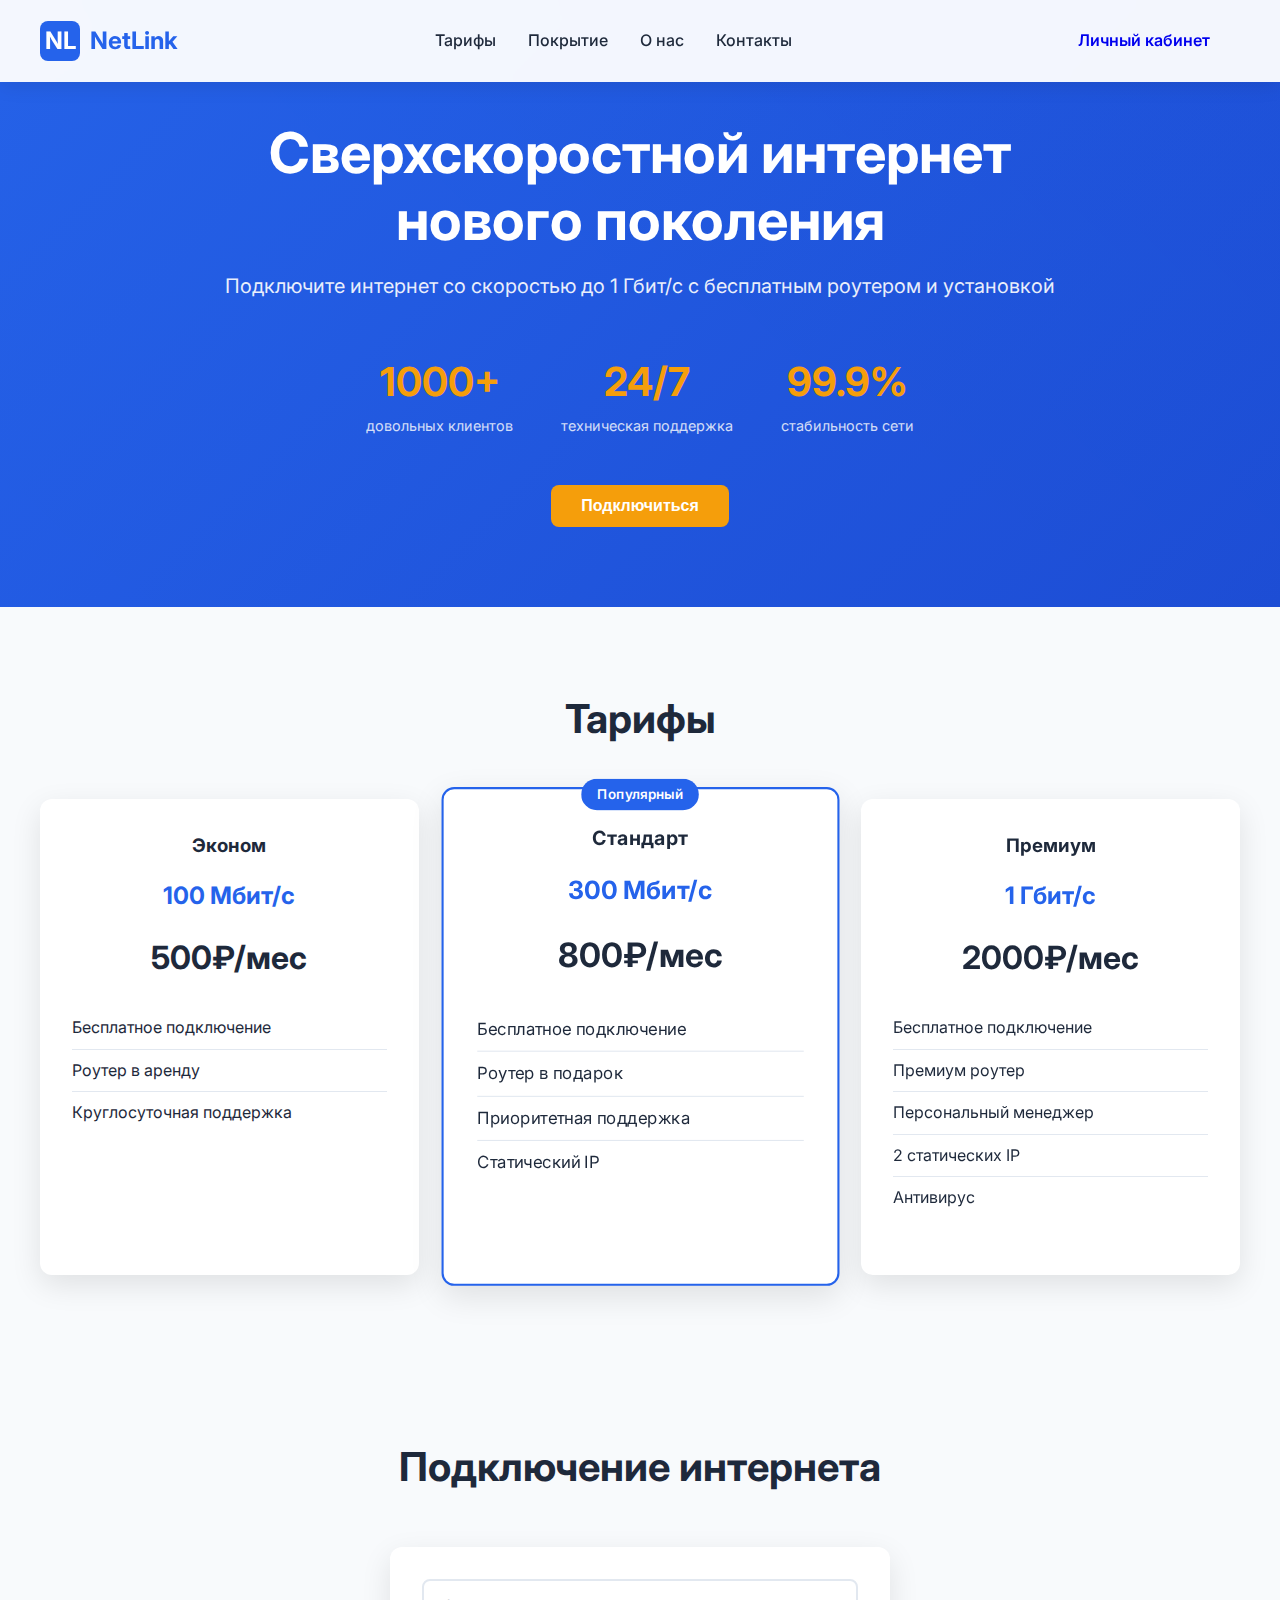
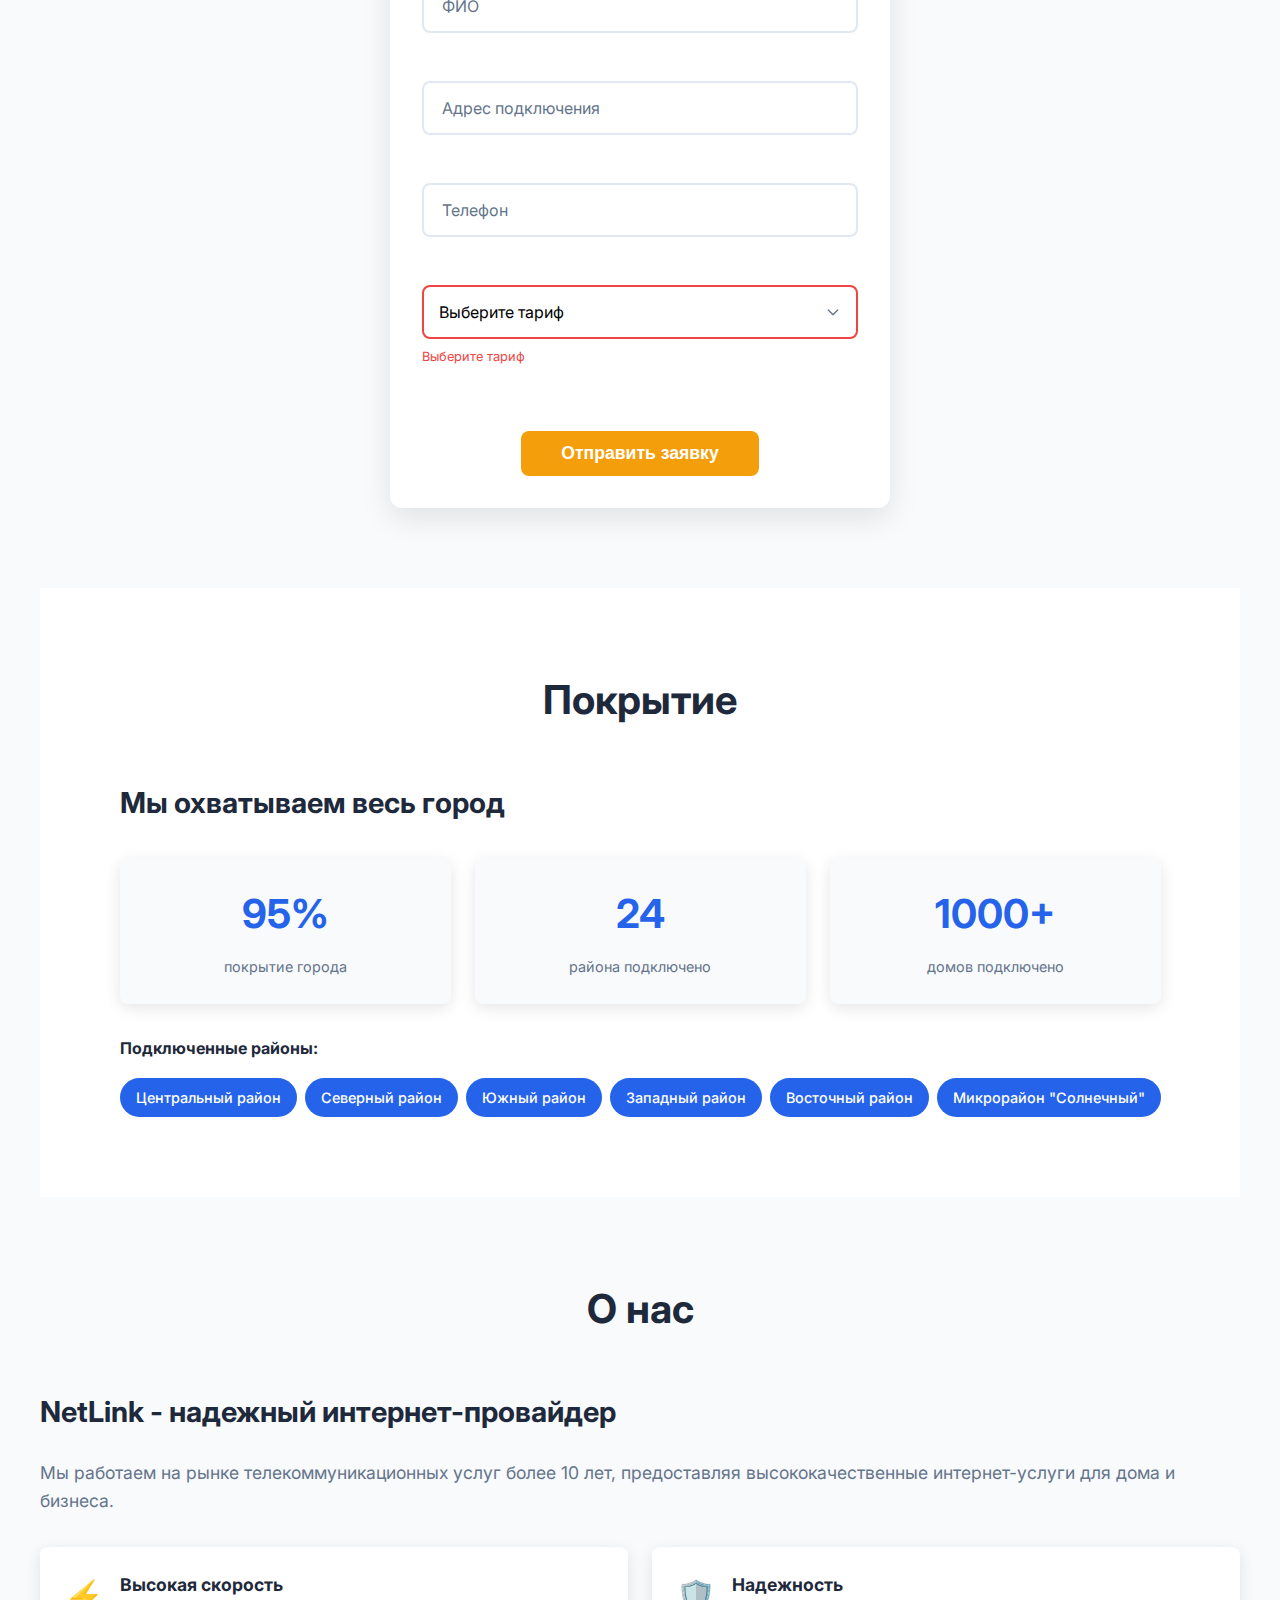
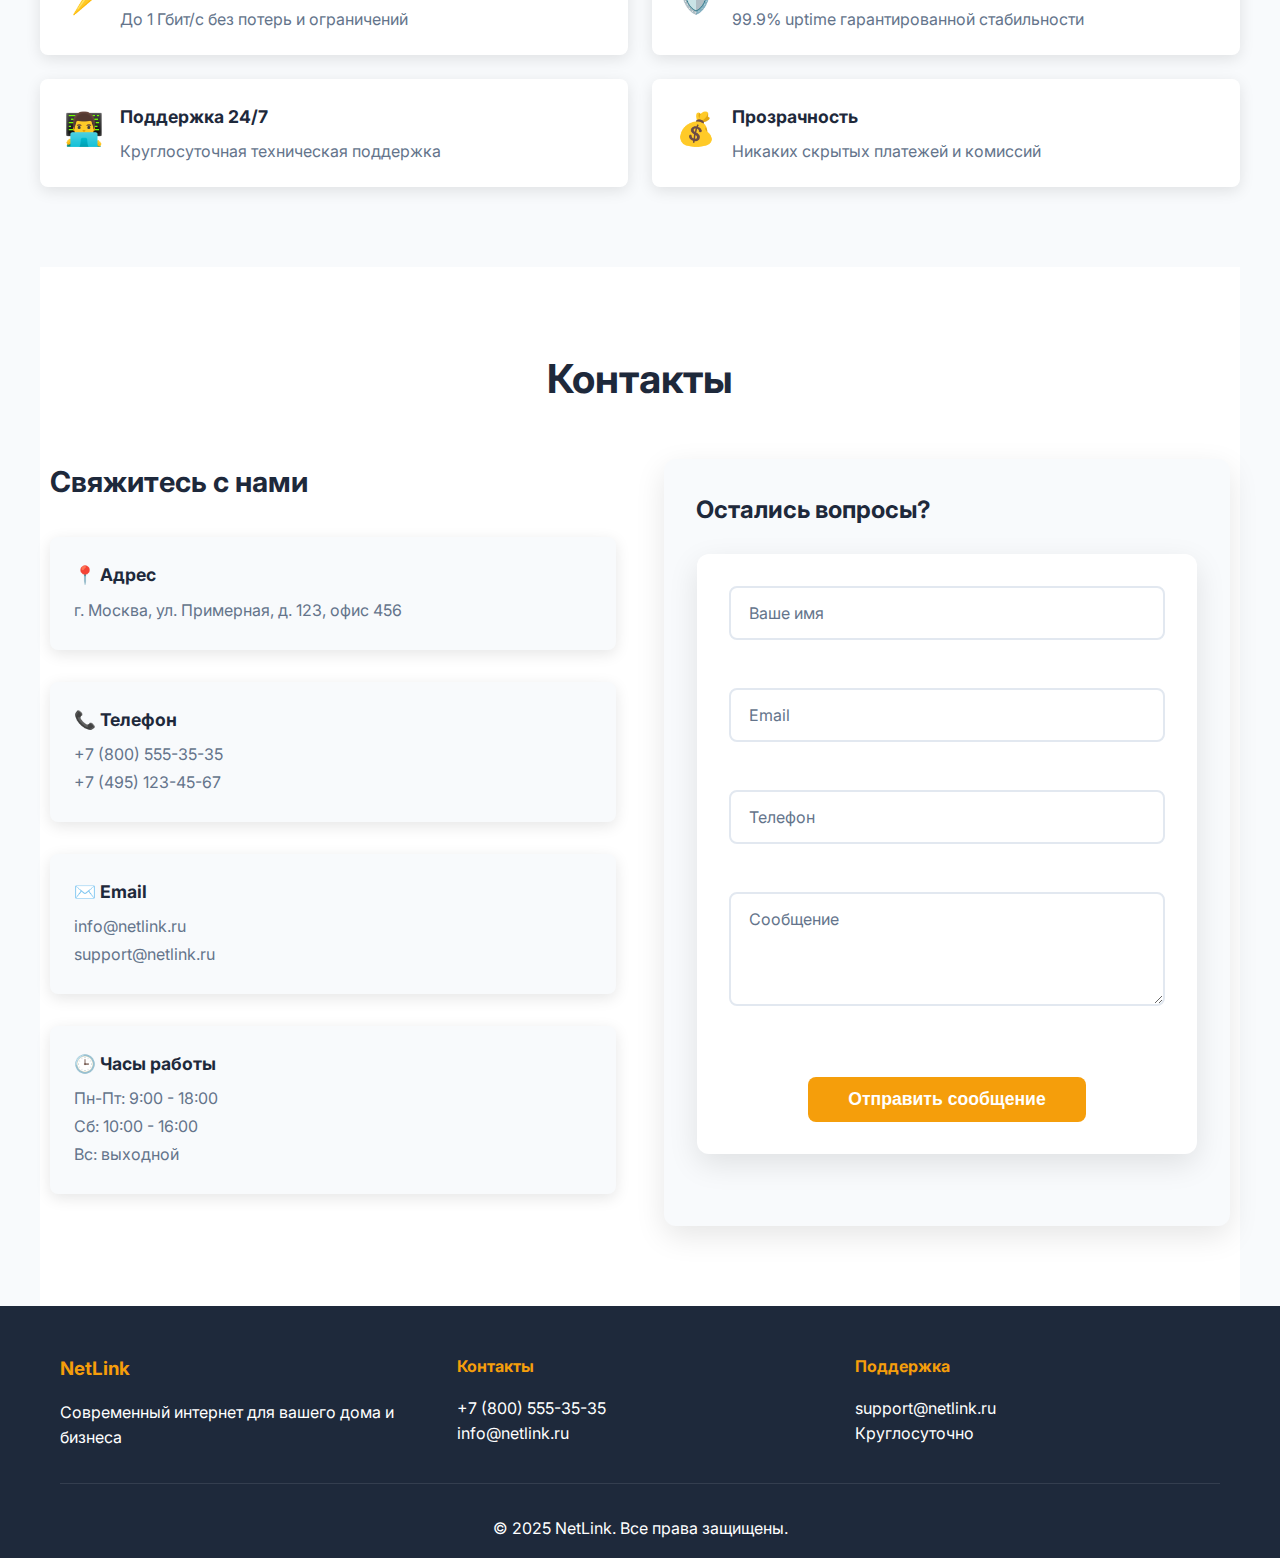
<file: frontend/index.html>
<!DOCTYPE html>
<html lang="ru">
<head>
    <meta charset="UTF-8">
    <meta name="viewport" content="width=device-width, initial-scale=1.0">
    <title>NetLink - Скоростной интернет для дома и бизнеса</title>
    <link rel="stylesheet" href="style.css">
    <link rel="preconnect" href="https://fonts.googleapis.com">
    <link rel="preconnect" href="https://fonts.gstatic.com" crossorigin>
    <link href="https://fonts.googleapis.com/css2?family=Inter:wght@300;400;500;600;700&display=swap" rel="stylesheet">
    <script src="./scripts/script.js" defer></script>
    <script src="./scripts/connect.js" defer></script>
</head>
<body>
    <!-- Header -->
    <header class="header">
        <nav class="nav container">
            <div class="nav__logo">
            <div class="logo">NL</div>
            <span>NetLink</span>
            </div>
            <ul class="nav__menu">
            <li><a href="#tariffs">Тарифы</a></li>
            <li><a href="#cover">Покрытие</a></li>
            <li><a href="#about">О нас</a></li>
            <li><a href="#contacts">Контакты</a></li>
            </ul>

            <a href="./account/account.html" id="profileBtn" class="btn profile-btn">Личный кабинет</a>

            <button class="nav__toggle" aria-label="Меню"></button>
        </nav>
    </header>

    <!-- Hero Section -->
    <section class="hero">
        <div class="hero__content container">
            <h1 class="hero__title">Сверхскоростной интернет<br>нового поколения</h1>
            <p class="hero__subtitle">Подключите интернет со скоростью до 1 Гбит/с с бесплатным роутером и установкой</p>
            <div class="hero__stats">
                <div class="stat">
                    <span class="stat__number">1000+</span>
                    <span class="stat__label">довольных клиентов</span>
                </div>
                <div class="stat">
                    <span class="stat__number">24/7</span>
                    <span class="stat__label">техническая поддержка</span>
                </div>
                <div class="stat">
                    <span class="stat__number">99.9%</span>
                    <span class="stat__label">стабильность сети</span>
                </div>
            </div>
            <a href="#connection_form"><button class="btn btn--primary" id="connectBtn">Подключиться</button></a>
        </div>
    </section>

    <!-- Tariffs Section -->
    <section id="tariffs" class="tariffs container">
        <h2 class="section__title">Тарифы</h2>
        <div class="tariffs__grid">
            <div class="tariff__card">
                <h3>Эконом</h3>
                <div class="tariff__speed">100 Мбит/с</div>
                <div class="tariff__price">500₽/мес</div>
                <ul class="tariff__features">
                    <li>Бесплатное подключение</li>
                    <li>Роутер в аренду</li>
                    <li>Круглосуточная поддержка</li>
                </ul>
            </div>
            
            <div class="tariff__card tariff__card--popular">
                <div class="popular-badge">Популярный</div>
                <h3>Стандарт</h3>
                <div class="tariff__speed">300 Мбит/с</div>
                <div class="tariff__price">800₽/мес</div>
                <ul class="tariff__features">
                    <li>Бесплатное подключение</li>
                    <li>Роутер в подарок</li>
                    <li>Приоритетная поддержка</li>
                    <li>Статический IP</li>
                </ul>
            </div>
            
            <div class="tariff__card">
                <h3>Премиум</h3>
                <div class="tariff__speed">1 Гбит/с</div>
                <div class="tariff__price">2000₽/мес</div>
                <ul class="tariff__features">
                    <li>Бесплатное подключение</li>
                    <li>Премиум роутер</li>
                    <li>Персональный менеджер</li>
                    <li>2 статических IP</li>
                    <li>Антивирус</li>
                </ul>
            </div>
        </div>
    </section>

    <!-- Connection Form -->
    <section class="container" id="connection_form">
        <div class="form-container">
            <h2 class="section__title">Подключение интернета</h2>
            <form id="applicationForm" class="form">
                <div class="form__group">
                    <input type="text" id="customer_name" name="customer_name" required placeholder=" ">
                    <label for="customer_name">ФИО</label>
                    <div class="form__error">Поле обязательно для заполнения</div>
                </div>
                
                <div class="form__group">
                    <input type="email" id="address" name="address" required placeholder=" ">
                    <label for="address">Адрес подключения</label>
                    <div class="form__error">Поле обязательно для заполнения</div>
                </div>
                
                <div class="form__group">
                    <input type="tel" id="phone" name="phone" required placeholder=" " pattern="[\+]{0,1}[0-9]{10,15}">
                    <label for="phone">Телефон</label>
                    <div class="form__error">Введите корректный номер телефона</div>
                </div>
                
                <div class="form__group">
                    <select id="plan" name="plan" required>
                        <option value="">Выберите тариф</option>
                        <option value="100 Мбит/с">100 Мбит/с - 500₽/мес</option>
                        <option value="300 Мбит/с">300 Мбит/с - 800₽/мес</option>
                        <option value="500 Мбит/с">500 Мбит/с - 1200₽/мес</option>
                        <option value="1 Гбит/с">1 Гбит/с - 2000₽/мес</option>
                    </select>
                    <div class="form__error">Выберите тариф</div>
                </div>
                
                <button type="submit" class="btn btn--primary">Отправить заявку</button>
            </form>
        </div>
    </section>

    <!-- Coverage Section -->
    <section id="cover" class="coverage container">
        <h2 class="section__title">Покрытие</h2>
        <div class="coverage__content">
            <div class="coverage__info">
                <h3>Мы охватываем весь город</h3>
                <div class="coverage__stats">
                    <div class="coverage__stat">
                        <span class="coverage__number">95%</span>
                        <span class="coverage__label">покрытие города</span>
                    </div>
                    <div class="coverage__stat">
                        <span class="coverage__number">24</span>
                        <span class="coverage__label">района подключено</span>
                    </div>
                    <div class="coverage__stat">
                        <span class="coverage__number">1000+</span>
                        <span class="coverage__label">домов подключено</span>
                    </div>
                </div>
                <div class="coverage__areas">
                    <h4>Подключенные районы:</h4>
                    <div class="areas__list">
                        <span class="area__item">Центральный район</span>
                        <span class="area__item">Северный район</span>
                        <span class="area__item">Южный район</span>
                        <span class="area__item">Западный район</span>
                        <span class="area__item">Восточный район</span>
                        <span class="area__item">Микрорайон "Солнечный"</span>
                    </div>
                </div>
            </div>
        </div>
    </section>

    <!-- About Section -->
    <section id="about" class="about container">
        <h2 class="section__title">О нас</h2>
        <div class="about__content">
            <div class="about__text">
                <h3>NetLink - надежный интернет-провайдер</h3>
                <p>Мы работаем на рынке телекоммуникационных услуг более 10 лет, предоставляя высококачественные интернет-услуги для дома и бизнеса.</p>
                
                <div class="about__features">
                    <div class="about__feature">
                        <div class="feature__icon">⚡</div>
                        <div class="feature__content">
                            <h4>Высокая скорость</h4>
                            <p>До 1 Гбит/с без потерь и ограничений</p>
                        </div>
                    </div>
                    
                    <div class="about__feature">
                        <div class="feature__icon">🛡️</div>
                        <div class="feature__content">
                            <h4>Надежность</h4>
                            <p>99.9% uptime гарантированной стабильности</p>
                        </div>
                    </div>
                    
                    <div class="about__feature">
                        <div class="feature__icon">👨‍💻</div>
                        <div class="feature__content">
                            <h4>Поддержка 24/7</h4>
                            <p>Круглосуточная техническая поддержка</p>
                        </div>
                    </div>
                    
                    <div class="about__feature">
                        <div class="feature__icon">💰</div>
                        <div class="feature__content">
                            <h4>Прозрачность</h4>
                            <p>Никаких скрытых платежей и комиссий</p>
                        </div>
                    </div>
                </div>
            </div>
        </div>
    </section>

    <!-- Contacts Section -->
    <section id="contacts" class="contacts container">
        <h2 class="section__title">Контакты</h2>
        <div class="contacts__content">
            <div class="contacts__info">
                <h3>Свяжитесь с нами</h3>
                
                <div class="contact__item">
                    <div class="contact__content">
                        <h4>📍 Адрес</h4>
                        <p>г. Москва, ул. Примерная, д. 123, офис 456</p>
                    </div>
                </div>
                
                <div class="contact__item">
                    <div class="contact__content">
                        <h4>📞 Телефон</h4>
                        <p>+7 (800) 555-35-35</p>
                        <p>+7 (495) 123-45-67</p>
                    </div>
                </div>
                
                <div class="contact__item">
                    <div class="contact__content">
                        <h4>✉️ Email</h4>
                        <p>info@netlink.ru</p>
                        <p>support@netlink.ru</p>
                    </div>
                </div>
                
                <div class="contact__item">
                    <div class="contact__content">
                        <h4>🕒 Часы работы</h4>
                        <p>Пн-Пт: 9:00 - 18:00</p>
                        <p>Сб: 10:00 - 16:00</p>
                        <p>Вс: выходной</p>
                    </div>
                </div>
            </div>
            
            <div class="contacts__form">
                <h3>Остались вопросы?</h3>
                <form class="form">
                    <div class="form__group">
                        <input type="text" id="contact_name" required placeholder=" ">
                        <label for="contact_name">Ваше имя</label>
                    </div>
                    
                    <div class="form__group">
                        <input type="email" id="contact_email" required placeholder=" ">
                        <label for="contact_email">Email</label>
                    </div>
                    
                    <div class="form__group">
                        <input type="tel" id="contact_phone" placeholder=" ">
                        <label for="contact_phone">Телефон</label>
                    </div>
                    
                    <div class="form__group">
                        <textarea id="contact_message" rows="4" required placeholder=" "></textarea>
                        <label for="contact_message">Сообщение</label>
                    </div>
                    
                    <button type="submit" class="btn btn--primary">Отправить сообщение</button>
                </form>
            </div>
        </div>
    </section>

    <!-- Footer -->
    <footer class="footer">
        <div class="container">
            <div class="footer__content">
                <div class="footer__section">
                    <h3>NetLink</h3>
                    <p>Современный интернет для вашего дома и бизнеса</p>
                </div>
                <div class="footer__section">
                    <h4>Контакты</h4>
                    <p>+7 (800) 555-35-35</p>
                    <p>info@netlink.ru</p>
                </div>
                <div class="footer__section">
                    <h4>Поддержка</h4>
                    <p>support@netlink.ru</p>
                    <p>Круглосуточно</p>
                </div>
            </div>
            <div class="footer__bottom">
                <p>&copy; 2025 NetLink. Все права защищены.</p>
            </div>
        </div>
    </footer>


</body>
</html>
</file>
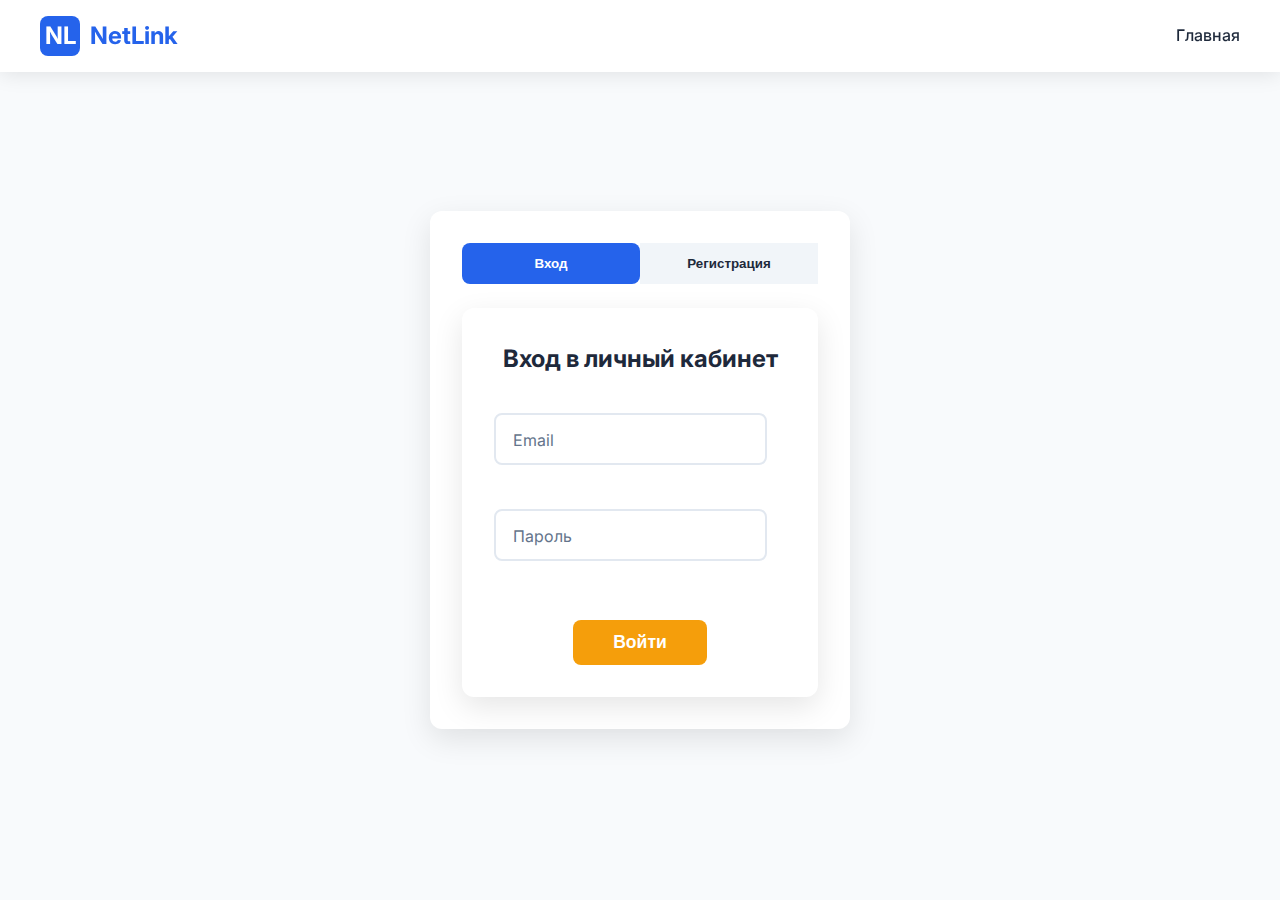
<file: frontend/account/account.html>
<!DOCTYPE html>
<html lang="ru">
<!-- В начале файла -->
<head>
  <meta charset="UTF-8">
  <meta name="viewport" content="width=device-width, initial-scale=1.0">
  <title>NetLink — Личный кабинет</title>
  <link rel="stylesheet" href="../style.css">
  <link rel="stylesheet" href="account.css">
  <link rel="preconnect" href="https://fonts.googleapis.com">
  <link rel="preconnect" href="https://fonts.gstatic.com" crossorigin>
  <link href="https://fonts.googleapis.com/css2?family=Inter:wght@300;400;500;600;700&display=swap" rel="stylesheet">
  <script src="./connect.js" defer></script>
</head>
<body>
<!-- В навигации -->
  <header class="header">
      <nav class="nav container">
          <div class="nav__logo">
              <div class="logo">NL</div>
              <span>NetLink</span>
          </div>
          <ul class="nav__menu">
              <li><a href="../index.html">Главная</a></li>  <!-- Изменили путь -->
          </ul>
      </nav>
  </header>

  <section class="account container">
    <div class="account__box">
      <div class="tabs">
        <button class="tab active" data-tab="login">Вход</button>
        <button class="tab" data-tab="register">Регистрация</button>
      </div>

      <form id="loginForm" class="form active">
        <h2 class="form__title">Вход в личный кабинет</h2>
        <div class="form__group">
          <input type="email" id="login_email" required placeholder=" ">
          <label for="login_email">Email</label>
        </div>
        <div class="form__group">
          <input type="password" id="login_password" required placeholder=" ">
          <label for="login_password">Пароль</label>
        </div>
        <button type="submit" class="btn btn--primary">Войти</button>
      </form>

      <form id="registerForm" class="form">
        <h2 class="form__title">Регистрация</h2>
        <div class="form__group">
          <input type="text" id="reg_name" required placeholder=" ">
          <label for="reg_name">ФИО</label>
        </div>
        <div class="form__group">
          <input type="email" id="reg_email" required placeholder=" ">
          <label for="reg_email">Email</label>
        </div>
        <div class="form__group">
          <input type="tel" id="reg_phone" required placeholder=" " pattern="[\+]{0,1}[0-9]{10,15}">
          <label for="reg_phone">Телефон</label>
        </div>
        <div class="form__group">
          <input type="password" id="reg_password" required placeholder=" ">
          <label for="reg_password">Пароль</label>
        </div>
        <button type="submit" class="btn btn--primary">Зарегистрироваться</button>
      </form>
    </div>
  </section>
</body>
</html>
</file>
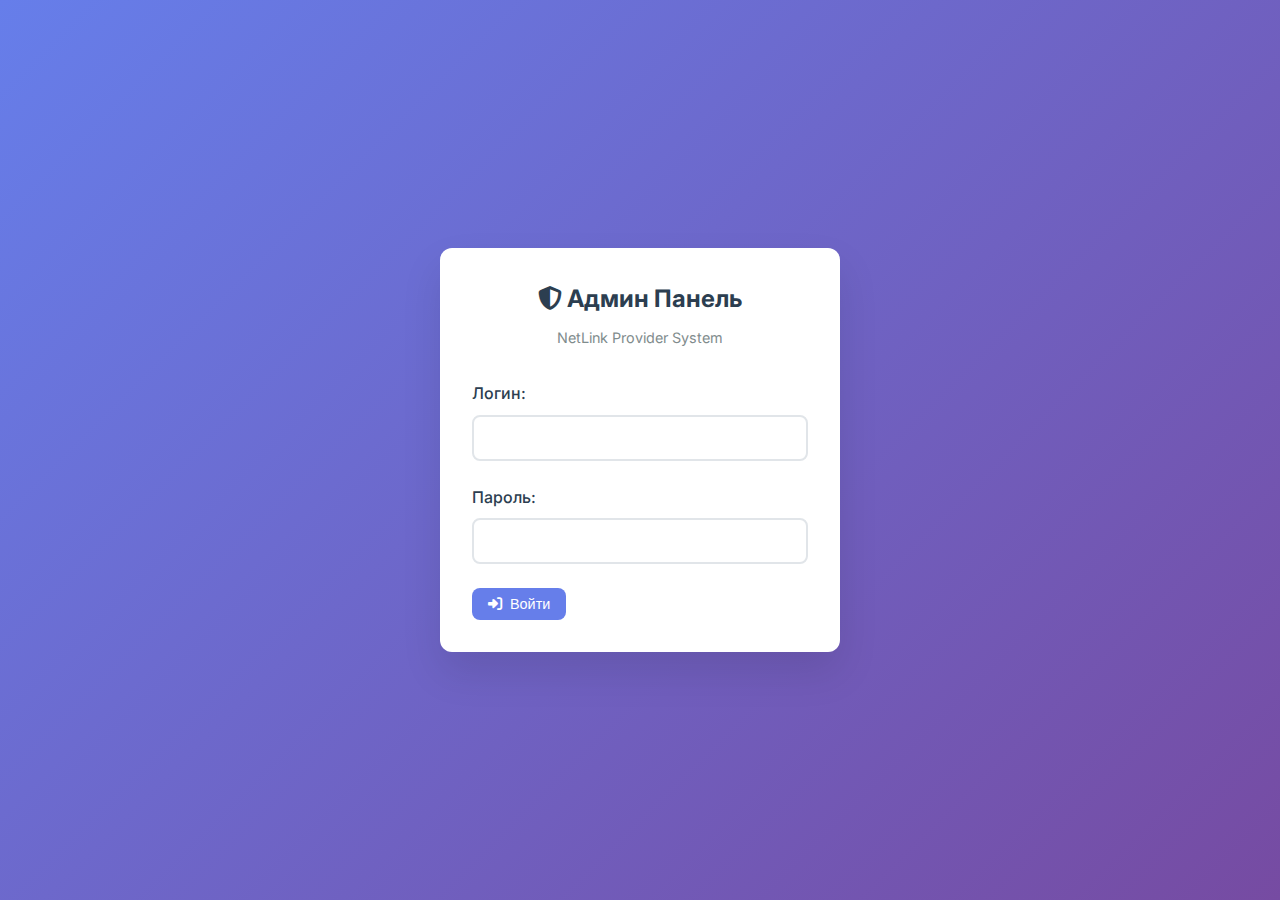
<file: frontend/admin_ponel/admin.html>
<!DOCTYPE html>
<html lang="ru">
<head>
    <meta charset="UTF-8">
    <meta name="viewport" content="width=device-width, initial-scale=1.0">
    <title>NetLink - Админ Панель</title>
    <link rel="stylesheet" href="./style_admin.css">
    <link rel="preconnect" href="https://fonts.googleapis.com">
    <link rel="preconnect" href="https://fonts.gstatic.com" crossorigin>
    <link href="https://fonts.googleapis.com/css2?family=Inter:wght@300;400;500;600;700&display=swap" rel="stylesheet">
    <link rel="stylesheet" href="https://cdnjs.cloudflare.com/ajax/libs/font-awesome/6.4.0/css/all.min.css">
</head>
<body>
    <!-- Логин форма -->
    <div id="loginModal" class="modal">
        <div class="login-form">
            <div class="login-header">
                <h2><i class="fas fa-shield-alt"></i> Админ Панель</h2>
                <p>NetLink Provider System</p>
            </div>
            <form id="adminLoginForm">
                <div class="form-group">
                    <label for="username">Логин:</label>
                    <input type="text" id="username" name="username" required>
                </div>
                <div class="form-group">
                    <label for="password">Пароль:</label>
                    <input type="password" id="password" name="password" required>
                </div>
                <button type="submit" class="btn btn-primary">
                    <i class="fas fa-sign-in-alt"></i> Войти
                </button>
            </form>
        </div>
    </div>

    <!-- Основной интерфейс -->
    <div id="adminPanel" class="admin-panel" style="display: none;">
        <!-- Header -->
        <header class="admin-header">
            <div class="header-left">
                <div class="logo">
                    <i class="fas fa-shield-alt"></i>
                    <span>NetLink Admin</span>
                </div>
            </div>
            <div class="header-right">
                <span class="admin-name" id="adminName">Администратор</span>
                <button id="logoutBtn" class="btn btn-outline">
                    <i class="fas fa-sign-out-alt"></i> Выйти
                </button>
            </div>
        </header>

        <!-- Sidebar -->
        <nav class="admin-sidebar">
            <ul class="sidebar-menu">
                <li class="menu-item active" data-tab="dashboard">
                    <i class="fas fa-tachometer-alt"></i>
                    <span>Дашборд</span>
                </li>
                <li class="menu-item" data-tab="users">
                    <i class="fas fa-users"></i>
                    <span>Пользователи</span>
                </li>
                <li class="menu-item" data-tab="payments">
                    <i class="fas fa-credit-card"></i>
                    <span>Платежи</span>
                </li>
                <li class="menu-item" data-tab="applications">
                    <i class="fas fa-file-alt"></i>
                    <span>Заявки</span>
                    <span class="badge" id="applicationsBadge">0</span>
                </li>
            </ul>
        </nav>

        <!-- Main Content -->
        <main class="admin-content">
            <!-- Дашборд -->
            <div id="dashboard" class="tab-content active">
                <div class="content-header">
                    <h1><i class="fas fa-tachometer-alt"></i> Общая статистика</h1>
                    <p>Обзор системы NetLink</p>
                </div>

                <div class="stats-grid">
                    <div class="stat-card">
                        <div class="stat-icon users">
                            <i class="fas fa-users"></i>
                        </div>
                        <div class="stat-info">
                            <h3 id="totalUsers">0</h3>
                            <p>Пользователей</p>
                        </div>
                    </div>
                    <div class="stat-card">
                        <div class="stat-icon payments">
                            <i class="fas fa-credit-card"></i>
                        </div>
                        <div class="stat-info">
                            <h3 id="totalPayments">0</h3>
                            <p>Платежей</p>
                        </div>
                    </div>
                    <div class="stat-card">
                        <div class="stat-icon revenue">
                            <i class="fas fa-chart-line"></i>
                        </div>
                        <div class="stat-info">
                            <h3 id="totalRevenue">0 ₽</h3>
                            <p>Общий доход</p>
                        </div>
                    </div>
                    <div class="stat-card">
                        <div class="stat-icon active">
                            <i class="fas fa-bolt"></i>
                        </div>
                        <div class="stat-info">
                            <h3 id="activeTariffs">0</h3>
                            <p>Активных тарифов</p>
                        </div>
                    </div>
                </div>

                <div class="charts-grid">
                    <div class="chart-card">
                        <h3>Последние платежи</h3>
                        <div class="chart-content">
                            <table class="data-table">
                                <thead>
                                    <tr>
                                        <th>Пользователь</th>
                                        <th>Сумма</th>
                                        <th>Метод</th>
                                        <th>Дата</th>
                                    </tr>
                                </thead>
                                <tbody id="recentPayments">
                                    <!-- Данные будут загружены через JS -->
                                </tbody>
                            </table>
                        </div>
                    </div>
                    <div class="chart-card">
                        <h3>Новые пользователи</h3>
                        <div class="chart-content">
                            <table class="data-table">
                                <thead>
                                    <tr>
                                        <th>Имя</th>
                                        <th>Email</th>
                                        <th>Баланс</th>
                                        <th>Тариф</th>
                                    </tr>
                                </thead>
                                <tbody id="recentUsers">
                                    <!-- Данные будут загружены через JS -->
                                </tbody>
                            </table>
                        </div>
                    </div>
                </div>
            </div>

            <!-- Пользователи -->
            <div id="users" class="tab-content">
                <div class="content-header">
                    <h1><i class="fas fa-users"></i> Управление пользователями</h1>
                    <div class="header-actions">
                        <button class="btn btn-primary" onclick="showUserModal()">
                            <i class="fas fa-plus"></i> Добавить пользователя
                        </button>
                    </div>
                </div>

                <div class="filters">
                    <input type="text" id="userSearch" placeholder="Поиск пользователей..." class="search-input">
                    <select id="userFilter" class="filter-select">
                        <option value="all">Все пользователи</option>
                        <option value="with_tariff">С тарифом</option>
                        <option value="without_tariff">Без тарифа</option>
                    </select>
                </div>

                <div class="table-container">
                    <table class="data-table">
                        <thead>
                            <tr>
                                <th>ID</th>
                                <th>Имя</th>
                                <th>Email</th>
                                <th>Телефон</th>
                                <th>Баланс</th>
                                <th>Тариф</th>
                                <th>Статус</th>
                                <th>Действия</th>
                            </tr>
                        </thead>
                        <tbody id="usersTable">
                            <!-- Данные будут загружены через JS -->
                        </tbody>
                    </table>
                </div>
            </div>

            <!-- Платежи -->
            <div id="payments" class="tab-content">
                <div class="content-header">
                    <h1><i class="fas fa-credit-card"></i> История платежей</h1>
                </div>

                <div class="filters">
                    <input type="text" id="paymentSearch" placeholder="Поиск платежей..." class="search-input">
                    <select id="paymentFilter" class="filter-select">
                        <option value="all">Все платежи</option>
                        <option value="topup">Пополнения</option>
                        <option value="tariff">Списания за тарифы</option>
                    </select>
                    <input type="date" id="paymentDate" class="filter-select">
                </div>

                <div class="table-container">
                    <table class="data-table">
                        <thead>
                            <tr>
                                <th>ID</th>
                                <th>Пользователь</th>
                                <th>Сумма</th>
                                <th>Тип</th>
                                <th>Метод</th>
                                <th>Статус</th>
                                <th>Дата</th>
                                <th>Действия</th>
                            </tr>
                        </thead>
                        <tbody id="paymentsTable">
                            <!-- Данные будут загружены через JS -->
                        </tbody>
                    </table>
                </div>
            </div>

            <!-- Заявки -->
            <div id="applications" class="tab-content">
                <div class="content-header">
                    <h1><i class="fas fa-file-alt"></i> Заявки на подключение</h1>
                </div>

                <div class="filters">
                    <select id="applicationFilter" class="filter-select">
                        <option value="all">Все заявки</option>
                        <option value="pending">В ожидании</option>
                        <option value="approved">Одобренные</option>
                        <option value="rejected">Отклоненные</option>
                    </select>
                </div>

                <div class="applications-grid">
                    <div id="applicationsList">
                        <!-- Заявки будут загружены через JS -->
                    </div>
                </div>
            </div>

    <!-- Модальные окна -->
    <div id="userModal" class="modal">
        <div class="modal-content">
            <div class="modal-header">
                <h3>Добавить пользователя</h3>
                <button class="close-btn" onclick="closeUserModal()">&times;</button>
            </div>
            <div class="modal-body">
                <form id="userForm">
                    <div class="form-group">
                        <label>Имя:</label>
                        <input type="text" name="name" required>
                    </div>
                    <div class="form-group">
                        <label>Email:</label>
                        <input type="email" name="email" required>
                    </div>
                    <div class="form-group">
                        <label>Телефон:</label>
                        <input type="tel" name="phone" required>
                    </div>
                    <div class="form-group">
                        <label>Пароль:</label>
                        <input type="password" name="password" required>
                    </div>
                </form>
            </div>
            <div class="modal-footer">
                <button class="btn btn-secondary" onclick="closeUserModal()">Отмена</button>
                <button class="btn btn-primary" onclick="saveUser()">Сохранить</button>
            </div>
        </div>
    </div>

    <script src="./admin.js"></script>
    <script src="./auth.js"></script>
</body>
</html>
</file>
<file: frontend/account/account.css>
body {
  font-family: 'Inter', sans-serif;
  background: var(--light, #f8fafc);
  color: var(--dark, #1e293b);
  margin: 0;
  padding-top: 80px;
}

.container {
  max-width: 1200px;
  margin: 0 auto;
  padding: 0 20px;
}

/* header */
.header {
  background: white;
  position: fixed;
  top: 0; left: 0;
  width: 100%;
  box-shadow: 0 2px 20px rgba(0,0,0,0.1);
  z-index: 1000;
}
.nav {
  display: flex;
  justify-content: space-between;
  align-items: center;
  padding: 1rem 0;
}
.nav__logo {
  display: flex;
  align-items: center;
  gap: 10px;
  font-weight: 700;
  font-size: 1.5rem;
  color: var(--primary, #2563eb);
}
.logo {
  width: 40px; height: 40px;
  background: var(--primary, #2563eb);
  color: white;
  border-radius: 8px;
  display: flex; align-items: center; justify-content: center;
}
.nav__menu {
  list-style: none;
  display: flex;
  gap: 2rem;
}
.nav__menu a {
  text-decoration: none;
  color: var(--dark, #1e293b);
  font-weight: 500;
}
.nav__menu a:hover {
  color: var(--primary, #2563eb);
}

/* box */
.account {
  display: flex;
  justify-content: center;
  align-items: center;
  min-height: calc(100vh - 120px);
}
.account__box {
  width: 100%;
  max-width: 420px;
  background: white;
  border-radius: 12px;
  box-shadow: 0 10px 30px rgba(0,0,0,0.1);
  padding: 2rem;
}

/* tabs */
.tabs {
  display: flex;
  margin-bottom: 1.5rem;
}
.tab {
  flex: 1;
  padding: 0.8rem;
  font-weight: 600;
  cursor: pointer;
  border: none;
  background: #f1f5f9;
  color: var(--dark, #1e293b);
  transition: 0.3s;
}
.tab.active {
  background: var(--primary, #2563eb);
  color: white;
  border-radius: 8px;
}

/* forms */
.form {
  display: none;
  flex-direction: column;
  gap: 1.2rem;
}
.form.active {
  display: flex;
  justify-content: center;
}
.form__title {
  text-align: center;
  margin-bottom: 1rem;
}
.form__group {
  position: relative;
  width: 93.5%;
}
.form__group input {
  width: 100%;
  padding: 14px;
  border: 2px solid #e2e8f0;
  border-radius: 8px;
  font-size: 1rem;
  background: white;
  transition: 0.3s;
}
.form__group input:focus {
  border-color: var(--primary, #2563eb);
  box-shadow: 0 0 0 3px rgba(37, 99, 235, 0.1);
  outline: none;
}
.form__group label {
  position: absolute;
  left: 15px;
  top: 15px;
  background: white;
  padding: 0 4px;
  color: #64748b;
  font-size: 1rem;
  transition: 0.3s;
  pointer-events: none;
}
.form__group input:focus + label,
.form__group input:not(:placeholder-shown) + label {
  top: -8px;
  font-size: 0.8rem;
  color: var(--primary, #2563eb);
}
.btn {
  padding: 12px;
  font-weight: 600;
  border-radius: 8px;
  border: none;
  background: var(--accent, #f59e0b);
  color: white;
  cursor: pointer;
  transition: 0.3s;
}
.btn:hover {
  background: #e69008;
}

/* --- Адаптив --- */

/* Мобильные устройства (до 768px) */
@media (max-width: 768px) {
  .nav__menu {
    flex-direction: column;
    gap: 0.8rem;
    padding-top: 0.5rem;
  }

  .account__box {
    width: 90%;
    padding: 1.5rem;
  }

  .tabs {
    flex-direction: column;
    gap: 0.5rem;
  }

  .tab {
    text-align: center;
    border-radius: 6px;
  }

  .form__group input {
    padding: 12px;
    font-size: 0.95rem;
  }

  .form__group label {
    font-size: 0.85rem;
  }

  .btn {
    width: 100%;
    padding: 12px;
    font-size: 1rem;
  }
}

/* Планшеты (769px — 1024px) */
@media (min-width: 769px) and (max-width: 1024px) {
  .account__box {
    width: 80%;
    padding: 2rem;
  }

  .tabs {
    gap: 1rem;
  }

  .tab {
    padding: 0.7rem;
    font-size: 0.95rem;
  }

  .form__group input {
    padding: 13px;
    font-size: 1rem;
  }

  .form__group label {
    font-size: 0.9rem;
  }

  .btn {
    font-size: 1rem;
    padding: 12px;
  }
}

/* Очень маленькие экраны (до 480px) */
@media (max-width: 480px) {
  .nav {
    flex-direction: column;
    align-items: flex-start;
    gap: 0.5rem;
  }

  .account__box {
    padding: 1rem;
  }

  .form__title {
    font-size: 1.2rem;
  }

  .tab {
    font-size: 0.9rem;
    padding: 0.6rem;
  }
}
</file>
<file: frontend/admin_ponel/style_admin.css>
* {
    margin: 0;
    padding: 0;
    box-sizing: border-box;
}

body {
    font-family: 'Inter', sans-serif;
    background: #f8f9fa;
    color: #2c3e50;
    line-height: 1.6;
}

/* Модальное окно логина */
#loginModal {
    display: flex;
    align-items: center;
    justify-content: center;
    position: fixed;
    top: 0;
    left: 0;
    width: 100%;
    height: 100%;
    background: linear-gradient(135deg, #667eea 0%, #764ba2 100%);
    z-index: 10000;
}

.login-form {
    background: white;
    padding: 2rem;
    border-radius: 12px;
    box-shadow: 0 20px 40px rgba(0,0,0,0.1);
    width: 100%;
    max-width: 400px;
}

.login-header {
    text-align: center;
    margin-bottom: 2rem;
}

.login-header h2 {
    color: #2c3e50;
    margin-bottom: 0.5rem;
}

.login-header p {
    color: #7f8c8d;
}

/* Основной интерфейс админки */
.admin-panel {
    display: grid;
    grid-template-areas: 
        "header header"
        "sidebar content";
    grid-template-rows: 60px 1fr;
    grid-template-columns: 250px 1fr;
    min-height: 100vh;
}

/* Header */
.admin-header {
    grid-area: header;
    background: white;
    border-bottom: 1px solid #e1e5e9;
    display: flex;
    align-items: center;
    justify-content: space-between;
    padding: 0 2rem;
    position: sticky;
    top: 0;
    z-index: 100;
}

.header-left .logo {
    display: flex;
    align-items: center;
    gap: 0.75rem;
    font-weight: 600;
    color: #2c3e50;
}

.header-left .logo i {
    color: #667eea;
    font-size: 1.25rem;
}

.header-right {
    display: flex;
    align-items: center;
    gap: 1rem;
}

.admin-name {
    font-weight: 500;
}

/* Sidebar */
.admin-sidebar {
    grid-area: sidebar;
    background: #2c3e50;
    color: white;
    padding: 1.5rem 0;
}

.sidebar-menu {
    list-style: none;
}

.menu-item {
    display: flex;
    align-items: center;
    gap: 0.75rem;
    padding: 0.75rem 1.5rem;
    cursor: pointer;
    transition: all 0.3s ease;
    position: relative;
}

.menu-item:hover {
    background: rgba(255,255,255,0.1);
}

.menu-item.active {
    background: #667eea;
}

.menu-item i {
    width: 20px;
    text-align: center;
}

.badge {
    background: #e74c3c;
    color: white;
    border-radius: 10px;
    padding: 0.25rem 0.5rem;
    font-size: 0.75rem;
    margin-left: auto;
}

/* Content */
.admin-content {
    grid-area: content;
    padding: 2rem;
    overflow-y: auto;
}

.tab-content {
    display: none;
}

.tab-content.active {
    display: block;
}

.content-header {
    margin-bottom: 2rem;
}

.content-header h1 {
    display: flex;
    align-items: center;
    gap: 0.75rem;
    margin-bottom: 0.5rem;
    color: #2c3e50;
}

.content-header p {
    color: #7f8c8d;
}

.header-actions {
    margin-top: 1rem;
}

/* Статистика */
.stats-grid {
    display: grid;
    grid-template-columns: repeat(auto-fit, minmax(250px, 1fr));
    gap: 1.5rem;
    margin-bottom: 2rem;
}

.stat-card {
    background: white;
    padding: 1.5rem;
    border-radius: 12px;
    box-shadow: 0 4px 6px rgba(0,0,0,0.05);
    display: flex;
    align-items: center;
    gap: 1rem;
    transition: transform 0.3s ease;
}

.stat-card:hover {
    transform: translateY(-2px);
}

.stat-icon {
    width: 60px;
    height: 60px;
    border-radius: 12px;
    display: flex;
    align-items: center;
    justify-content: center;
    font-size: 1.5rem;
    color: white;
}

.stat-icon.users { background: #3498db; }
.stat-icon.payments { background: #9b59b6; }
.stat-icon.revenue { background: #27ae60; }
.stat-icon.active { background: #e74c3c; }

.stat-info h3 {
    font-size: 1.75rem;
    margin-bottom: 0.25rem;
}

.stat-info p {
    color: #7f8c8d;
}

/* Charts */
.charts-grid {
    display: grid;
    grid-template-columns: 1fr 1fr;
    gap: 1.5rem;
}

.chart-card {
    background: white;
    padding: 1.5rem;
    border-radius: 12px;
    box-shadow: 0 4px 6px rgba(0,0,0,0.05);
}

.chart-card h3 {
    margin-bottom: 1rem;
    color: #2c3e50;
}

/* Таблицы */
.filters {
    display: flex;
    gap: 1rem;
    margin-bottom: 1.5rem;
    flex-wrap: wrap;
}

.search-input, .filter-select {
    padding: 0.5rem 1rem;
    border: 1px solid #e1e5e9;
    border-radius: 8px;
    font-size: 0.9rem;
}

.search-input:focus, .filter-select:focus {
    outline: none;
    border-color: #667eea;
}

.table-container {
    background: white;
    border-radius: 12px;
    overflow: hidden;
    box-shadow: 0 4px 6px rgba(0,0,0,0.05);
}

.data-table {
    width: 100%;
    border-collapse: collapse;
}

.data-table th,
.data-table td {
    padding: 1rem;
    text-align: left;
    border-bottom: 1px solid #e1e5e9;
}

.data-table th {
    background: #f8f9fa;
    font-weight: 600;
    color: #2c3e50;
}

.data-table tr:hover {
    background: #f8f9fa;
}

/* Кнопки */
.btn {
    padding: 0.5rem 1rem;
    border: none;
    border-radius: 8px;
    cursor: pointer;
    font-size: 0.9rem;
    font-weight: 500;
    transition: all 0.3s ease;
    display: inline-flex;
    align-items: center;
    gap: 0.5rem;
}

.btn-primary {
    background: #667eea;
    color: white;
}

.btn-primary:hover {
    background: #5a6fd8;
}

.btn-secondary {
    background: #95a5a6;
    color: white;
}

.btn-outline {
    background: transparent;
    border: 1px solid #667eea;
    color: #667eea;
}

.btn-outline:hover {
    background: #667eea;
    color: white;
}

/* Модальные окна */
.modal {
    display: none;
    position: fixed;
    top: 0;
    left: 0;
    width: 100%;
    height: 100%;
    background: rgba(0,0,0,0.5);
    z-index: 1000;
    align-items: center;
    justify-content: center;
}

.modal-content {
    background: white;
    border-radius: 12px;
    width: 90%;
    max-width: 500px;
    max-height: 90vh;
    overflow-y: auto;
}

.modal-header {
    padding: 1.5rem;
    border-bottom: 1px solid #e1e5e9;
    display: flex;
    justify-content: space-between;
    align-items: center;
}

.close-btn {
    background: none;
    border: none;
    font-size: 1.5rem;
    cursor: pointer;
    color: #7f8c8d;
}

.modal-body {
    padding: 1.5rem;
}

.modal-footer {
    padding: 1.5rem;
    border-top: 1px solid #e1e5e9;
    text-align: right;
}

/* Формы */
.form-group {
    margin-bottom: 1rem;
}

.form-group label {
    display: block;
    margin-bottom: 0.5rem;
    font-weight: 500;
}

.form-group input {
    width: 100%;
    padding: 0.75rem;
    border: 1px solid #e1e5e9;
    border-radius: 8px;
    font-size: 1rem;
}

.form-group input:focus {
    outline: none;
    border-color: #667eea;
}

/* Сетки для заявок и тарифов */
.applications-grid,
.tariffs-grid,
.settings-grid {
    display: grid;
    gap: 1.5rem;
}

/* Добавь эти стили в конец style_admin.css */

/* Стили для логин страницы */
.login-page {
    background: linear-gradient(135deg, #667eea 0%, #764ba2 100%);
    min-height: 100vh;
    display: flex;
    align-items: center;
    justify-content: center;
    font-family: 'Inter', sans-serif;
}

.login-container {
    width: 100%;
    max-width: 400px;
    padding: 20px;
}

.login-card {
    background: white;
    padding: 2rem;
    border-radius: 12px;
    box-shadow: 0 20px 40px rgba(0,0,0,0.1);
}

.login-header {
    text-align: center;
    margin-bottom: 2rem;
}

.login-header .logo {
    display: flex;
    align-items: center;
    justify-content: center;
    gap: 0.75rem;
    font-weight: 600;
    color: #2c3e50;
    margin-bottom: 1rem;
}

.login-header .logo i {
    color: #667eea;
    font-size: 1.5rem;
}

.login-header h1 {
    color: #2c3e50;
    margin-bottom: 0.5rem;
    font-size: 1.5rem;
}

.login-header p {
    color: #7f8c8d;
    font-size: 0.9rem;
}

.login-form .form-group {
    margin-bottom: 1.5rem;
}

.login-form label {
    display: block;
    margin-bottom: 0.5rem;
    font-weight: 500;
    color: #2c3e50;
}

.login-form input {
    width: 100%;
    padding: 0.75rem;
    border: 2px solid #e1e5e9;
    border-radius: 8px;
    font-size: 1rem;
    transition: border-color 0.3s ease;
}

.login-form input:focus {
    outline: none;
    border-color: #667eea;
}

.btn-large {
    width: 100%;
    padding: 0.75rem;
    font-size: 1rem;
}

.login-footer {
    text-align: center;
    margin-top: 2rem;
    padding-top: 1rem;
    border-top: 1px solid #e1e5e9;
    color: #7f8c8d;
    font-size: 0.8rem;
}

/* Анимации */
@keyframes fadeIn {
    from { opacity: 0; transform: translateY(20px); }
    to { opacity: 1; transform: translateY(0); }
}

.login-card {
    animation: fadeIn 0.5s ease;
}

/* Адаптивность */
@media (max-width: 768px) {
    .admin-panel {
        grid-template-areas: 
            "header"
            "content";
        grid-template-columns: 1fr;
    }
    
    .admin-sidebar {
        display: none;
    }
    
    .charts-grid {
        grid-template-columns: 1fr;
    }
    
    .filters {
        flex-direction: column;
    }
}

/* Анимации */
@keyframes fadeIn {
    from { opacity: 0; transform: translateY(10px); }
    to { opacity: 1; transform: translateY(0); }
}

.tab-content.active {
    animation: fadeIn 0.3s ease;
}

/* Статусы */
.status-badge {
    padding: 0.25rem 0.75rem;
    border-radius: 20px;
    font-size: 0.8rem;
    font-weight: 500;
}

.status-active { background: #d4edda; color: #155724; }
.status-pending { background: #fff3cd; color: #856404; }
.status-inactive { background: #f8d7da; color: #721c24; }

/* Действия в таблицах */
.table-actions {
    display: flex;
    gap: 0.5rem;
}

.action-btn {
    background: none;
    border: none;
    cursor: pointer;
    padding: 0.25rem;
    border-radius: 4px;
    transition: background 0.3s ease;
}

.action-btn:hover {
    background: #f8f9fa;
}

.action-btn.edit { color: #3498db; }
.action-btn.delete { color: #e74c3c; }
.action-btn.view { color: #27ae60; }
</file>
<file: frontend/style.css>
/* Reset and base styles */
* {
    margin: 0;
    padding: 0;
    box-sizing: border-box;
}

:root {
    --primary: #2563eb;
    --primary-dark: #1d4ed8;
    --secondary: #64748b;
    --accent: #f59e0b;
    --dark: #1e293b;
    --light: #f8fafc;
    --success: #10b981;
    --error: #ef4444;
}

body {
    font-family: 'Inter', sans-serif;
    line-height: 1.6;
    color: var(--dark);
    background: var(--light);
}

.container {
    max-width: 1200px;
    margin: 0 auto;
    padding: 0 20px;
}

/* Header */
.header {
    background: rgba(255, 255, 255, 0.95);
    backdrop-filter: blur(10px);
    position: fixed;
    top: 0;
    width: 100%;
    z-index: 1000;
    box-shadow: 0 2px 20px rgba(0, 0, 0, 0.1);
}

.nav {
    display: flex;
    justify-content: space-between;
    align-items: center;
    padding: 1rem 0;
}

.nav__logo {
    display: flex;
    align-items: center;
    gap: 10px;
    font-weight: 700;
    font-size: 1.5rem;
    color: var(--primary);
}

.logo {
    width: 40px;
    height: 40px;
    background: var(--primary);
    color: white;
    border-radius: 8px;
    display: flex;
    align-items: center;
    justify-content: center;
    font-weight: bold;
}

.nav__menu {
    display: flex;
    list-style: none;
    gap: 2rem;
}

.nav__menu a {
    text-decoration: none;
    color: var(--dark);
    font-weight: 500;
    transition: color 0.3s ease;
}

.nav__menu a:hover {
    color: var(--primary);
}

.nav__toggle {
    display: none;
    flex-direction: column;
    background: none;
    border: none;
    cursor: pointer;
}

.nav__toggle span {
    width: 25px;
    height: 3px;
    background: var(--dark);
    margin: 3px 0;
    transition: 0.3s;
}

/* Hero Section */
.hero {
    background: linear-gradient(135deg, var(--primary) 0%, var(--primary-dark) 100%);
    color: white;
    padding: 120px 0 80px;
    text-align: center;
    position: relative;
    overflow: hidden;
}

.hero::before {
    content: '';
    position: absolute;
    top: 0;
    left: 0;
    right: 0;
    bottom: 0;
    background: linear-gradient(45deg, rgba(0,0,0,0.1) 0%, rgba(0,0,0,0.2) 100%);
    opacity: 0.1;
}

.hero__content {
    position: relative;
    z-index: 2;
}

.hero__title {
    font-size: 3.5rem;
    font-weight: 700;
    margin-bottom: 1rem;
    line-height: 1.2;
}

.hero__subtitle {
    font-size: 1.25rem;
    margin-bottom: 2rem;
    opacity: 0.9;
}

.hero__stats {
    display: flex;
    justify-content: center;
    gap: 3rem;
    margin: 3rem 0;
}

.stat {
    display: flex;
    flex-direction: column;
    align-items: center;
}

.stat__number {
    font-size: 2.5rem;
    font-weight: 700;
    color: var(--accent);
}

.stat__label {
    font-size: 0.9rem;
    opacity: 0.8;
}

/* Buttons */
.btn {
    padding: 12px 30px;
    border: none;
    border-radius: 8px;
    font-size: 1rem;
    font-weight: 600;
    cursor: pointer;
    transition: all 0.3s ease;
    text-decoration: none;
    display: inline-block;
}

.btn--primary {
    background: var(--accent);
    color: white;
}

.btn--primary:hover {
    background: #e69008;
    transform: translateY(-2px);
    box-shadow: 0 8px 25px rgba(245, 158, 11, 0.3);
}

.btn--outline:hover {
    background: var(--primary);
    color: white;
}

/* Forms */
.form-container {
    padding: 80px 0;
}

.form {
    display: flex;
    flex-direction: column;
    gap: 1.5rem;
    max-width: 500px;
    margin: 0 auto;
    padding: 2rem;
    background: white;
    border-radius: 12px;
    box-shadow: 0 10px 30px rgba(0, 0, 0, 0.1);
}

.form__group {
    position: relative;
    margin-bottom: 1.5rem;
}

.form__group input,
.form__group select,
.form__group textarea {
    width: 100%;
    padding: 15px;
    border: 2px solid #e2e8f0;
    border-radius: 8px;
    font-size: 1rem;
    font-family: 'Inter', sans-serif;
    transition: all 0.3s ease;
    background: white;
}

.form__group input:focus,
.form__group select:focus,
.form__group textarea:focus {
    outline: none;
    border-color: var(--primary);
    box-shadow: 0 0 0 3px rgba(37, 99, 235, 0.1);
}

.form__group label {
    position: absolute;
    left: 15px;
    top: 15px;
    background: white;
    padding: 0 5px;
    transition: all 0.3s ease;
    pointer-events: none;
    color: var(--secondary);
    font-size: 1rem;
}

.form__group input:focus + label,
.form__group input:not(:placeholder-shown) + label,
.form__group select:focus + label,
.form__group select:not([value=""]) + label,
.form__group textarea:focus + label,
.form__group textarea:not(:placeholder-shown) + label {
    top: -10px;
    font-size: 0.8rem;
    color: var(--primary);
    font-weight: 500;
}

/* Стили для select */
.form__group select {
    appearance: none;
    background-image: url("data:image/svg+xml,%3Csvg xmlns='http://www.w3.org/2000/svg' fill='none' viewBox='0 0 24 24' stroke='%2364748b'%3E%3Cpath stroke-linecap='round' stroke-linejoin='round' stroke-width='2' d='M19 9l-7 7-7-7'%3E%3C/path%3E%3C/svg%3E");
    background-repeat: no-repeat;
    background-position: right 15px center;
    background-size: 16px;
    padding-right: 45px;
}

/* Состояния валидации */
.form__group input:invalid:not(:focus):not(:placeholder-shown),
.form__group select:invalid:not(:focus) {
    border-color: var(--error);
}

.form__group input:invalid:not(:focus):not(:placeholder-shown) + label,
.form__group select:invalid:not(:focus) + label {
    color: var(--error);
}

/* Кнопка в форме */
.form .btn {
    align-self: center;
    margin-top: 1rem;
    padding: 12px 40px;
    font-size: 1.1rem;
}

/* Сообщения об ошибках */
.form__error {
    color: var(--error);
    font-size: 0.8rem;
    margin-top: 0.5rem;
    display: none;
}

.form__group input:invalid:not(:focus):not(:placeholder-shown) ~ .form__error,
.form__group select:invalid:not(:focus) ~ .form__error {
    display: block;
}

/* Анимация загрузки */
.btn--loading {
    position: relative;
    color: transparent !important;
}

.btn--loading::after {
    content: '';
    position: absolute;
    width: 20px;
    height: 20px;
    top: 50%;
    left: 50%;
    margin: -10px 0 0 -10px;
    border: 2px solid transparent;
    border-top: 2px solid white;
    border-radius: 50%;
    animation: spin 0.8s linear infinite;
}

@keyframes spin {
    0% { transform: rotate(0deg); }
    100% { transform: rotate(360deg); }
}

/* Tariffs Section */
.tariffs {
    padding: 80px 0;
    background: var(--light);
}

.section__title {
    text-align: center;
    font-size: 2.5rem;
    margin-bottom: 3rem;
    color: var(--dark);
}

.tariffs__grid {
    display: grid;
    grid-template-columns: repeat(auto-fit, minmax(300px, 1fr));
    gap: 2rem;
}

.tariff__card {
    background: white;
    padding: 2rem;
    border-radius: 12px;
    box-shadow: 0 10px 30px rgba(0, 0, 0, 0.1);
    text-align: center;
    position: relative;
    transition: transform 0.3s ease;
}

.tariff__card:hover {
    transform: translateY(-5px);
}

.tariff__card--popular {
    border: 2px solid var(--primary);
    transform: scale(1.05);
}

.popular-badge {
    position: absolute;
    top: -10px;
    left: 50%;
    transform: translateX(-50%);
    background: var(--primary);
    color: white;
    padding: 5px 15px;
    border-radius: 20px;
    font-size: 0.8rem;
    font-weight: 600;
}

.tariff__speed {
    font-size: 1.5rem;
    font-weight: 700;
    color: var(--primary);
    margin: 1rem 0;
}

.tariff__price {
    font-size: 2rem;
    font-weight: 700;
    color: var(--dark);
    margin-bottom: 1.5rem;
}

.tariff__features {
    list-style: none;
    margin: 1.5rem 0;
    text-align: left;
}

.tariff__features li {
    padding: 0.5rem 0;
    border-bottom: 1px solid #e2e8f0;
}

.tariff__features li:last-child {
    border-bottom: none;
}

/* Coverage Section */
.coverage {
    display: flex;
    align-items: center;
    justify-content: center;
    flex-direction: column;
    padding: 80px 0;
    background: white;
}

.coverage__content {
    display: grid;
    grid-template-columns: 1fr;
    gap: 3rem;
    align-items: center;
}

.coverage__map {
    background: var(--light);
    padding: 2rem;
    border-radius: 12px;
    box-shadow: 0 10px 30px rgba(0, 0, 0, 0.1);
    text-align: center;
    min-height: 400px;
    display: flex;
    align-items: center;
    justify-content: center;
}

.map-placeholder {
    color: var(--secondary);
}

.map-placeholder svg {
    width: 80px;
    height: 80px;
    margin-bottom: 1rem;
}

.coverage__info h3 {
    font-size: 1.8rem;
    margin-bottom: 2rem;
    color: var(--dark);
}

.coverage__stats {
    display: grid;
    grid-template-columns: repeat(3, 1fr);
    gap: 1.5rem;
    margin-bottom: 2rem;
}

.coverage__stat {
    text-align: center;
    padding: 1.5rem;
    background: var(--light);
    border-radius: 8px;
    box-shadow: 0 4px 15px rgba(0, 0, 0, 0.1);
}

.coverage__number {
    display: block;
    font-size: 2.5rem;
    font-weight: 700;
    color: var(--primary);
    margin-bottom: 0.5rem;
}

.coverage__label {
    font-size: 0.9rem;
    color: var(--secondary);
}

.areas__list {
    display: flex;
    flex-wrap: wrap;
    gap: 0.5rem;
    margin-top: 1rem;
}

.area__item {
    background: var(--primary);
    color: white;
    padding: 0.5rem 1rem;
    border-radius: 20px;
    font-size: 0.9rem;
    font-weight: 500;
}

/* About Section */
.about {
    display: flex;
    align-items: center;
    flex-direction: column;
    padding: 80px 0;
    background: var(--light);
}

.about__content {
    display: grid;
    grid-template-columns: 2fr;
    gap: 3rem;
    align-items: start;
}

.about__text h3 {
    font-size: 1.8rem;
    margin-bottom: 1.5rem;
    color: var(--dark);
}

.about__text > p {
    font-size: 1.1rem;
    line-height: 1.6;
    margin-bottom: 2rem;
    color: var(--secondary);
}

.about__features {
    display: grid;
    grid-template-columns: repeat(2, 1fr);
    gap: 1.5rem;
}

.about__feature {
    display: flex;
    align-items: start;
    gap: 1rem;
    padding: 1.5rem;
    background: white;
    border-radius: 8px;
    box-shadow: 0 4px 15px rgba(0, 0, 0, 0.1);
}

.feature__icon {
    font-size: 2rem;
    flex-shrink: 0;
}

.feature__content h4 {
    font-size: 1.1rem;
    margin-bottom: 0.5rem;
    color: var(--dark);
}

.feature__content p {
    color: var(--secondary);
    line-height: 1.5;
}

.about__image {
    background: white;
    padding: 2rem;
    border-radius: 12px;
    box-shadow: 0 10px 30px rgba(0, 0, 0, 0.1);
    text-align: center;
    min-height: 300px;
    display: flex;
    align-items: center;
    justify-content: center;
}

.image-placeholder {
    color: var(--secondary);
}

.image-placeholder svg {
    width: 80px;
    height: 80px;
    margin-bottom: 1rem;
}

/* Contacts Section */
.contacts {
    padding: 80px 0;
    background: white;
}

.contacts__content {
    margin-left: 10px;
    margin-right: 10px;
    display: grid;
    grid-template-columns: 1fr 1fr;
    gap: 3rem;
}

.contacts__info h3 {
    font-size: 1.8rem;
    margin-bottom: 2rem;
    color: var(--dark);
}

.contact__item {
    display: flex;
    align-items: start;
    gap: 1rem;
    margin-bottom: 2rem;
    padding: 1.5rem;
    background: var(--light);
    border-radius: 8px;
    box-shadow: 0 4px 15px rgba(0, 0, 0, 0.1);
}

.contact__icon {
    font-size: 1.5rem;
    flex-shrink: 0;
}

.contact__content {
    text-align: l;
}

.contact__content h4 {
    font-size: 1.1rem;
    margin-bottom: 0.5rem;
    color: var(--dark);
}

.contact__content p {
    color: var(--secondary);
    line-height: 1.5;
    margin: 0.25rem 0;
}


.social__links {
    display: flex;
    gap: 1rem;
}

.social__link {
    padding: 0.5rem 1rem;
    background: var(--primary);
    color: white;
    text-decoration: none;
    border-radius: 6px;
    font-weight: 500;
    transition: background 0.3s ease;
}

.social__link:hover {
    background: var(--primary-dark);
}

.contacts__form {
    background: var(--light);
    padding: 2rem;
    border-radius: 12px;
    box-shadow: 0 10px 30px rgba(0, 0, 0, 0.1);
}

.contacts__form h3 {
    font-size: 1.5rem;
    margin-bottom: 1.5rem;
    color: var(--dark);
}

/* Footer */
.footer {
    background: var(--dark);
    color: white;
    padding: 3rem 0 1rem;
}

.footer__content {
    display: grid;
    grid-template-columns: repeat(auto-fit, minmax(250px, 1fr));
    gap: 2rem;
    margin-bottom: 2rem;
}

.footer__section h3,
.footer__section h4 {
    margin-bottom: 1rem;
    color: var(--accent);
}

.footer__bottom {
    text-align: center;
    padding-top: 2rem;
    border-top: 1px solid rgba(255, 255, 255, 0.1);
}

/* ===== БУРГЕР МЕНЮ ===== */
.nav__toggle {
    display: none;
    flex-direction: column;
    background: none;
    border: none;
    cursor: pointer;
    padding: 5px;
    width: 30px;
    height: 30px;
    justify-content: center;
    align-items: center;
    position: relative;
    z-index: 1001;
}

.nav__toggle span {
    width: 25px;
    height: 3px;
    background: var(--dark);
    margin: 2px 0;
    transition: all 0.3s ease;
    transform-origin: center;
    border-radius: 2px;
}

/* Состояние активного бургера */
.nav__toggle.active span:nth-child(1) {
    transform: rotate(50deg) translate(5px, 5px);
    background: var(--primary);
}

.nav__toggle.active span:nth-child(2) {
    opacity: 0;
    transform: translateX(-10px);
}

.nav__toggle.active span:nth-child(3) {
    transform: rotate(-50deg) translate(5px, -5px);
    background: var(--primary);
}

/* Мобильное меню */
.nav__menu {
    display: flex;
    list-style: none;
    gap: 2rem;
    transition: transform 0.3s ease;
}

@media (max-width: 968px) {
    .nav__toggle {
        display: flex;
    }
    
    .nav__menu {
        position: fixed;
        top: 70px;
        left: 0;
        width: 100%;
        height: calc(100vh - 70px);
        background: rgba(255, 255, 255, 0.98);
        backdrop-filter: blur(10px);
        flex-direction: column;
        gap: 0;
        padding: 2rem;
        transform: translateX(-100%);
        transition: transform 0.3s ease;
        z-index: 1000;
    }
    
    .nav__menu.active {
        transform: translateX(0);
    }
    
    .nav__menu li {
        width: 100%;
        opacity: 0;
        transform: translateX(-20px);
        animation: menuItemFade 0.3s ease forwards;
    }
    
    .nav__menu li:nth-child(1) { animation-delay: 0.1s; }
    .nav__menu li:nth-child(2) { animation-delay: 0.15s; }
    .nav__menu li:nth-child(3) { animation-delay: 0.2s; }
    .nav__menu li:nth-child(4) { animation-delay: 0.25s; }
    
    .nav__menu a {
        display: block;
        padding: 1.2rem;
        border-bottom: 1px solid rgba(0, 0, 0, 0.1);
        font-size: 1.1rem;
        font-weight: 600;
        color: var(--dark);
        transition: all 0.3s ease;
        text-align: center;
        border-radius: 8px;
    }
    
    .nav__menu a:hover {
        background: var(--primary);
        color: white;
        transform: translateX(10px);
    }
    
    /* Блокировка скролла при открытом меню */
    body.menu-open {
        overflow: hidden;
        position: fixed;
        width: 100%;
        height: 100%;
    }
    
    /* Затемнение фона */
    .nav__menu::before {
        content: '';
        position: fixed;
        top: 70px;
        left: 0;
        width: 100%;
        height: calc(100vh - 70px);
        background-color: white;
        opacity: 0;
        visibility: hidden;
        transition: all 0.3s ease;
        z-index: -1;
    }
    
    .nav__menu.active::before {
        opacity: 1;
        visibility: visible;
    }
}

/* Анимация появления пунктов меню */
@keyframes menuItemFade {
    from {
        opacity: 0;
        transform: translateX(-20px);
    }
    to {
        opacity: 1;
        transform: translateX(0);
    }
}

/* Анимация исчезновения пунктов меню */
@keyframes menuItemFadeOut {
    from {
        opacity: 1;
        transform: translateX(0);
    }
    to {
        opacity: 0;
        transform: translateX(-20px);
    }
}

/* Плавное появление/исчезновение */
.nav__menu.closing li {
    animation: menuItemFadeOut 0.2s ease forwards !important;
}

/* Адаптив для очень маленьких экранов */
@media (max-width: 360px) {
    .nav__menu {
        padding: 1.5rem;
    }
    
    .nav__menu a {
        padding: 1rem;
        font-size: 1rem;
    }
    
    .nav__toggle {
        width: 25px;
        height: 25px;
    }
    
    .nav__toggle span {
        width: 20px;
        height: 2px;
    }
}

/* Улучшения для iOS */
@supports (-webkit-touch-callout: none) {
    .nav__menu {
        height: -webkit-fill-available;
        bottom: 0;
    }
}

/* ===== АДАПТИВ ===== */
@media (max-width: 1200px) {
    .container {
        padding: 0 15px;
    }
    
    .hero__title {
        font-size: 3rem;
    }
    
    .tariffs__grid {
        grid-template-columns: repeat(auto-fit, minmax(280px, 1fr));
    }
}

@media (max-width: 968px) {
    .hero {
        padding: 100px 0 60px;
    }
    
    .hero__title {
        font-size: 2.5rem;
    }
    
    .hero__stats {
        gap: 2rem;
    }
    
    .coverage__content,
    .about__content,
    .contacts__content {
        grid-template-columns: 1fr;
        gap: 2rem;
    }
    
    .coverage__stats {
        grid-template-columns: repeat(2, 1fr);
    }
    
    .about__features {
        grid-template-columns: 1fr;
    }
    
    .nav__menu {
        position: fixed;
        top: 70px;
        left: -100%;
        width: 100%;
        height: calc(100vh - 70px);
        background: white;
        flex-direction: column;
        gap: 0;
        padding: 2rem;
        box-shadow: 0 5px 20px rgba(0, 0, 0, 0.1);
        transition: left 0.3s ease;
    }
    
    .nav__menu.active {
        left: 0;
    }
    
    .nav__menu li {
        width: 100%;
    }
    
    .nav__menu a {
        display: block;
        padding: 1rem;
        border-bottom: 1px solid #e2e8f0;
    }
    
    .nav__toggle {
        display: flex;
    }
    
    .nav__toggle.active span:nth-child(1) {
        transform: rotate(50deg) translate(3px, 5px);
    }
    
    .nav__toggle.active span:nth-child(2) {
        opacity: 0;
    }
    
    .nav__toggle.active span:nth-child(3) {
        transform: rotate(-50deg) translate(3px, -5px);
    }
}

@media (max-width: 768px) {
    .hero {
        padding: 90px 0 50px;
    }
    
    .hero__title {
        font-size: 2rem;
        line-height: 1.3;
    }
    
    .hero__subtitle {
        font-size: 1.1rem;
    }
    
    .hero__stats {
        flex-direction: column;
        gap: 1.5rem;
        margin: 2rem 0;
    }
    
    .stat__number {
        font-size: 2rem;
    }
    
    .section__title {
        font-size: 2rem;
        margin-bottom: 2rem;
    }
    
    .tariffs__grid {
        grid-template-columns: 1fr;
        gap: 1.5rem;
    }
    
    .tariff__card--popular {
        transform: none;
        order: -1;
    }
    
    .coverage__stats {
        grid-template-columns: 1fr;
    }
    
    .coverage__map,
    .about__image {
        min-height: 300px;
    }
    
    .form {
        margin: 1rem;
        padding: 1.5rem;
    }
    
    .form__group {
        margin-bottom: 1rem;
    }
    
    .contact__item {
        flex-direction: column;
        text-align: center;
        gap: 0.5rem;
    }
    
    .contact__icon {
        margin-bottom: 0.5rem;
    }
    
    .social__links {
        justify-content: center;
    }
    
    .areas__list {
        justify-content: center;
    }
    
    .footer__content {
        grid-template-columns: 1fr;
        text-align: center;
        gap: 1.5rem;
    }
}

@media (max-width: 480px) {
    .hero__title {
        font-size: 1.8rem;
    }
    
    .hero__subtitle {
        font-size: 1rem;
    }
    
    .section__title {
        font-size: 1.8rem;
    }
    
    .coverage__stat,
    .about__feature,
    .contact__item {
        padding: 1rem;
    }
    
    .coverage__number {
        font-size: 2rem;
    }
    
    .feature__icon {
        font-size: 1.5rem;
    }
    
    .tariff__card {
        padding: 1.5rem;
    }
    
    .tariff__price {
        font-size: 1.8rem;
    }
    
    .btn {
        padding: 10px 25px;
        font-size: 0.9rem;
    }
    
    .form {
        padding: 1rem;
        margin: 0.5rem;
    }
    
    .form__group input,
    .form__group select,
    .form__group textarea {
        padding: 12px;
    }
    
    .nav__logo span {
        font-size: 1.2rem;
    }
    
    .logo {
        width: 32px;
        height: 32px;
        font-size: 0.8rem;
    }
}

@media (max-width: 360px) {
    .hero__title {
        font-size: 1.6rem;
    }
    
    .stat__number {
        font-size: 1.8rem;
    }
    
    .section__title {
        font-size: 1.6rem;
    }
    
    .coverage__number {
        font-size: 1.8rem;
    }
    
    .area__item {
        font-size: 0.8rem;
        padding: 0.4rem 0.8rem;
    }
    
    .social__links {
        flex-direction: column;
        gap: 0.5rem;
    }
    
    .social__link {
        text-align: center;
    }
}

/* Touch device improvements */
@media (hover: none) and (pointer: coarse) {
    .btn:hover {
        transform: none;
    }
    
    .tariff__card:hover {
        transform: none;
    }
    
    .nav__menu a:hover {
        color: var(--dark);
    }
    
    .nav__menu a:active {
        color: var(--primary);
    }
}

/* High-density displays */
@media (-webkit-min-device-pixel-ratio: 2), (min-resolution: 192dpi) {
    .hero::before {
        background-size: 100px;
    }
}

/* Print styles */
@media print {
    .header,
    .btn,
    .nav__toggle,
    .notification {
        display: none !important;
    }
    
    body {
        background: white;
        color: black;
        font-size: 12pt;
    }
    
    .container {
        max-width: none;
        padding: 0;
    }
    
    .hero {
        background: white !important;
        color: black !important;
        padding: 20px 0;
    }
    
    .section__title {
        color: black !important;
    }
}
</file>
